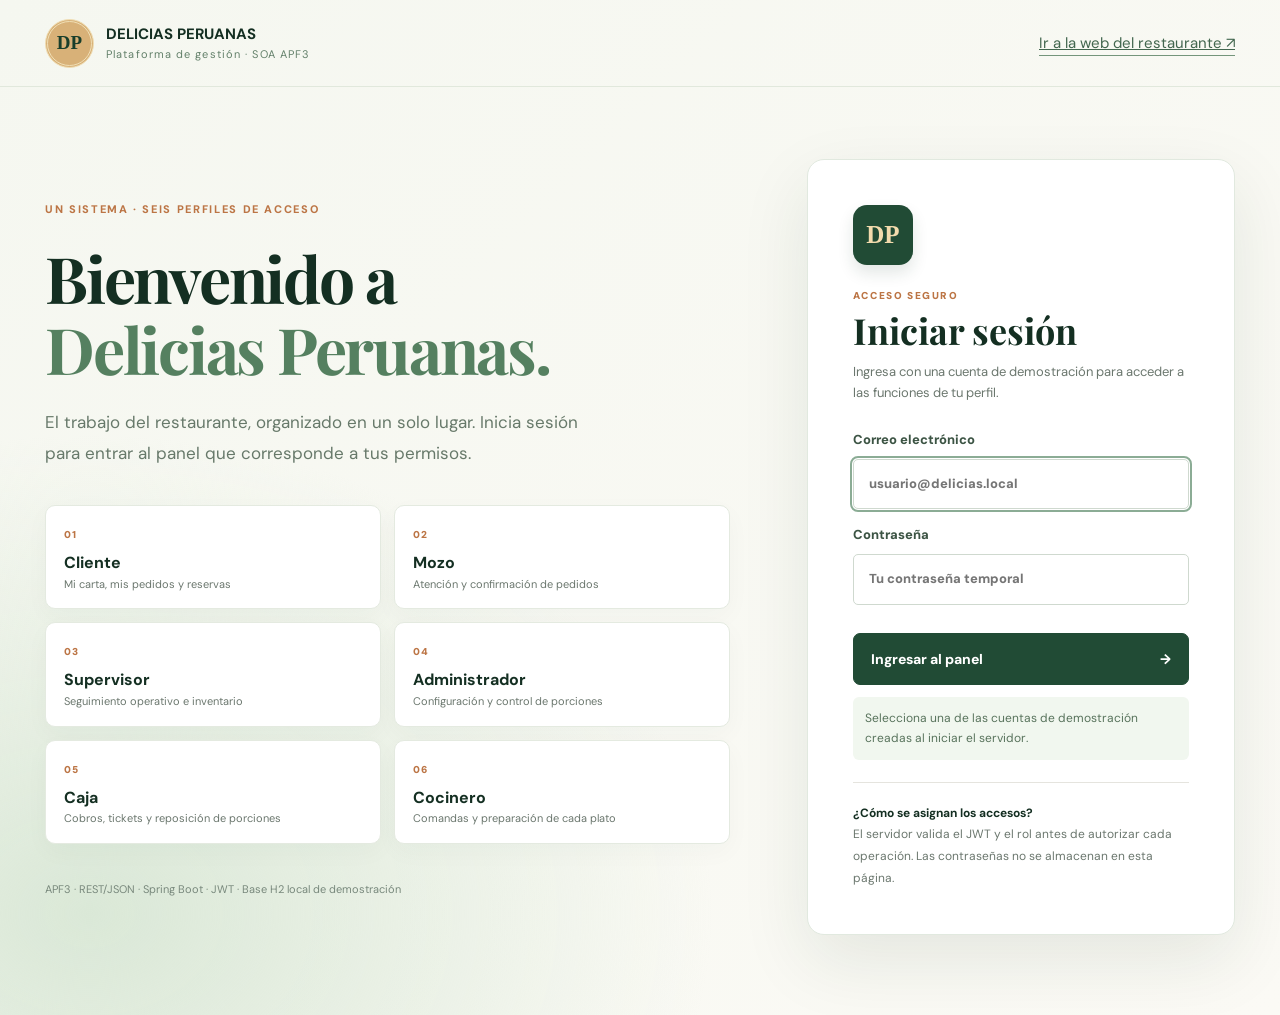
<file: backend/src/main/resources/static/soa-demo/index.html>
<!doctype html>
<html lang="es">
<head>
<meta charset="utf-8">
<meta name="viewport" content="width=device-width,initial-scale=1">
<meta name="description" content="Delicias Peruanas APF3 SOA: acceso y panel de servicios por roles">
<title>Delicias Peruanas | Gestión de servicios SOA</title>
<link rel="stylesheet" href="./demo.css">
<script src="./demo.js" defer></script>
<script src="./operaciones-extra.js" defer></script>
</head>
<body>
<div id="loginView" class="access-view">
  <header class="access-header">
    <div class="shell top-row">
      <div class="brand"><span class="mark">DP</span><span><strong>DELICIAS PERUANAS</strong><small>Plataforma de gestión · SOA APF3</small></span></div>
      <a href="/portal/index.html" class="portal-link">Ir a la web del restaurante ↗</a>
    </div>
  </header>
  <main class="access-layout shell">
    <div class="access-message">
      <span class="eyebrow">UN SISTEMA · SEIS PERFILES DE ACCESO</span>
      <h1>Bienvenido a<br><em>Delicias Peruanas.</em></h1>
      <p>El trabajo del restaurante, organizado en un solo lugar. Inicia sesión para entrar al panel que corresponde a tus permisos.</p>
      <div class="access-roles" aria-label="Perfiles del sistema">
        <div><span>01</span><strong>Cliente</strong><small>Mi carta, mis pedidos y reservas</small></div>
        <div><span>02</span><strong>Mozo</strong><small>Atención y confirmación de pedidos</small></div>
        <div><span>03</span><strong>Supervisor</strong><small>Seguimiento operativo e inventario</small></div>
        <div><span>04</span><strong>Administrador</strong><small>Configuración y control de porciones</small></div>
        <div><span>05</span><strong>Caja</strong><small>Cobros, tickets y reposición de porciones</small></div>
        <div><span>06</span><strong>Cocinero</strong><small>Comandas y preparación de cada plato</small></div>
      </div>
      <div class="access-footnote">APF3 · REST/JSON · Spring Boot · JWT · Base H2 local de demostración</div>
    </div>
    <section class="login-card" aria-labelledby="loginTitle">
      <span class="login-symbol" aria-hidden="true">DP</span>
      <span class="login-kicker">ACCESO SEGURO</span>
      <h2 id="loginTitle">Iniciar sesión</h2>
      <p class="login-desc">Ingresa con una cuenta de demostración para acceder a las funciones de tu perfil.</p>
      <form id="loginForm">
        <label for="correo">Correo electrónico
          <input id="correo" type="email" autocomplete="username" placeholder="usuario@delicias.local" required>
        </label>
        <label for="contrasena">Contraseña
          <input id="contrasena" type="password" autocomplete="current-password" placeholder="Tu contraseña temporal" required>
        </label>
        <button type="submit" class="primary full">Ingresar al panel <span aria-hidden="true">→</span></button>
      </form>
      <p id="loginMessage" class="login-feedback" role="status" aria-live="polite">Selecciona una de las cuentas de demostración creadas al iniciar el servidor.</p>
      <div class="login-hint"><strong>¿Cómo se asignan los accesos?</strong><br>El servidor valida el JWT y el rol antes de autorizar cada operación. Las contraseñas no se almacenan en esta página.</div>
    </section>
  </main>
</div>

<div id="appView" class="dashboard-view" hidden>
  <aside class="side" aria-label="Menú de servicios">
    <div class="side-brand"><span class="mark">DP</span><span><strong>DELICIAS PERUANAS</strong><small>PANEL DE GESTIÓN</small></span></div>
    <p class="side-heading">ESPACIO DE TRABAJO</p>
    <nav id="sideNav" class="side-menu">
      <button type="button" data-module="inicio" data-roles="CLIENTE,MOZO,CAJA,COCINERO,SUPERVISOR,ADMIN,OPERADOR"><span>▦</span> Resumen</button>
      <button type="button" data-module="menu" data-roles="ADMIN"><span>▤</span> Carta y productos</button>
      <button type="button" data-module="orders" data-roles="MOZO,CAJA,SUPERVISOR,ADMIN,OPERADOR"><span>▣</span> Pedidos</button>
      <button type="button" data-module="reservations" data-roles="CLIENTE,MOZO,CAJA,SUPERVISOR,ADMIN,OPERADOR"><span>▦</span> Reservas de mesas</button>
      <button type="button" data-module="stock" data-roles="MOZO,CAJA,SUPERVISOR,ADMIN,OPERADOR"><span>◈</span> Inventario</button>
      
      <button type="button" data-module="kitchen" data-roles="COCINERO,SUPERVISOR,ADMIN"><span>♨</span> Cocina · preparación</button>
      <button type="button" data-module="sales" data-roles="CAJA,SUPERVISOR,ADMIN"><span>▤</span> Caja y cobros</button>
      <button type="button" data-module="salesDaily" data-roles="CAJA,SUPERVISOR,ADMIN"><span>▦</span> Ventas del día</button>
      <button type="button" data-module="productsAdmin" data-roles="ADMIN"><span>✎</span> Productos · CRUD</button>
      <button type="button" data-module="categoriesAdmin" data-roles="ADMIN"><span>▧</span> Categorías · CRUD</button>
      <button type="button" data-module="usersAdmin" data-roles="ADMIN"><span>♙</span> Usuarios · CRUD</button>
      <button type="button" data-module="settings" data-roles="ADMIN"><span>⚙</span> Configuración</button>
      <button type="button" data-module="api" data-roles="SUPERVISOR,ADMIN"><span>{ }</span> Laboratorio REST</button>
    </nav>
    <div class="side-bottom"><span class="online-dot"></span><span>SOA APF3 · Modo de pruebas<br><small>Los cambios no afectan Aiven</small></span></div>
  </aside>
  <div class="dashboard-main">
    <header class="workspace-header">
      <div><span class="workspace-eyebrow">SISTEMA DE GESTIÓN GASTRONÓMICA</span><h2 id="workspaceTitle">Resumen</h2></div>
      <div class="workspace-user">
        <div class="user-info"><strong id="userName">Usuario</strong><span id="userMail"></span></div>
        <span id="userRole" class="role-pill">ROL</span>
        <button type="button" id="logout" class="outline logout-button">Salir</button>
      </div>
    </header>
    <main class="workspace-content">
      <div id="responseBar" class="response-banner" role="status" aria-live="polite">
        <span id="responseHeadline">Sesión segura iniciada.</span>
        <button type="button" id="viewJson" class="text-action">Ver respuesta JSON →</button>
      </div>

      <section id="module-inicio" class="view-module">
        <div class="welcome-band">
          <span class="eyebrow">BIENVENIDO A TU ESPACIO</span>
          <h1 id="welcomeTitle">Tu panel de trabajo</h1>
          <p id="welcomeDescription">Aquí encontrarás las operaciones autorizadas para tu rol.</p>
          <div class="welcome-label">🔒 Permisos administrados por JWT + Spring Security</div>
        </div>
        <div class="kpi-grid">
          <div class="kpi"><span>SERVICIOS INTEGRADOS</span><strong>06</strong><small>S01–S06 · REST</small></div>
          <div class="kpi"><span>PRODUCTOS DISPONIBLES</span><strong id="dashboardProductsCount">—</strong><small>Datos de Spring Boot</small></div>
          <div class="kpi"><span>MI PERFIL</span><strong id="dashboardRole">—</strong><small>Acceso según permisos</small></div>
        </div>
        <div class="panel" id="salesDashboard" data-roles="CAJA,SUPERVISOR,ADMIN">
          <div class="section-heading"><h3>Ventas registradas</h3><p>Indicadores de la API S06. Solo pagos confirmados; no se simulan ventas.</p></div>
          <div class="metric-strip"><div><small>Ventas registradas</small><strong id="salesCount">0</strong></div><div><small>Ventas de hoy</small><strong id="salesToday">S/ 0.00</strong></div><div><small>Total histórico</small><strong id="salesTotal">S/ 0.00</strong></div></div>
          <div id="salesChart" class="bar-chart" aria-label="Ventas por día">Aún no hay cobros para graficar.</div>
        </div>
        <div class="section-heading"><h3>Accesos disponibles</h3><p>Selecciona una opción para continuar.</p></div>
        <div id="quickActions" class="quick-grid"></div>
        <div data-roles="CLIENTE" class="ops-client-menu-link">
          <strong>¿Quieres ver los platos y bebidas?</strong>
          <p>La carta virtual es pública y muestra nombres, precios, fotos y productos actualmente disponibles.</p>
          <a href="/portal/index.html#carta" class="primary">Abrir carta virtual del restaurante ↗</a>
        </div>
        <div class="permissions-box"><strong>Control de seguridad</strong><p id="permissionsText">El menú de la izquierda muestra solo las operaciones de tu perfil.</p><p class="hint">La autorización real se comprueba en el backend. Ocultar un menú no sustituye a los permisos del servidor.</p></div>
      </section>

      <section id="module-menu" class="view-module" hidden>
        <div class="module-heading"><div><span class="eyebrow">SERVICIO S02 · CONSULTA PÚBLICA</span><h2>Carta y productos</h2><p>Consulta en tiempo real los platos y categorías del restaurante.</p></div><span class="module-label">REST · GET</span></div>
        <div class="panel">
          <button type="button" id="getCatalog" class="primary">Actualizar carta desde la API</button>
          <div class="metric-strip">
            <div><small>Productos</small><strong id="productsCount">—</strong></div>
            <div><small>Categorías</small><strong id="categoriesCount">—</strong></div>
          </div>
          <div id="productList" class="product-list">Consulta el catálogo para visualizar los productos.</div>
          <div class="ops-section-label"><strong>Carta, precios y stock</strong><span id="menuRefreshInfo">Datos de la API</span></div>
          <div class="ops-table-wrap"><table class="ops-table"><thead><tr><th>Plato / bebida</th><th>Precio</th><th>Porciones</th><th>Estado</th></tr></thead><tbody id="menuStockTable"><tr><td colspan="4">Consultando…</td></tr></tbody></table></div>
          <p class="hint">Las porciones se muestran al personal autorizado; el cliente puede consultar el catálogo sin acceder al inventario interno.</p>
        </div>
      </section>

      <section id="module-orders" class="view-module" hidden>
        <div class="module-heading"><div><span class="eyebrow">SERVICIO S03 · ORQUESTACIÓN CON S05</span><h2>Atención de mesas y pedidos para llevar</h2><p>Selecciona una mesa para consultar su comanda, o registra pedidos para llevar sin ocupar mesa. Un solo envío comunica el pedido a Cocina.</p></div><span class="module-label">REST · POST</span></div>
        <div class="panel order-card">
          <div class="two">
            <label>Modalidad<select id="orderType"><option value="MESA">En mesa</option><option value="LLEVAR">Para llevar · sin mesa</option></select></label>
            <label id="orderTableWrap">Mesa<select id="orderTable"><option value="">Cargando mesas…</option></select></label>
          </div>
          <div id="mesaCards" class="mesa-grid" aria-label="Estado de las mesas"></div>
          <div class="ops-section-label ops-operation-section"><strong id="orderWorkspaceTitle">Selecciona una mesa o la modalidad para llevar</strong><span id="orderWorkspaceHint">Las mesas ocupadas pueden abrir su comanda</span></div>
          <div id="selectedOrderDetails" class="ops-selected-order" hidden aria-live="polite"></div>
          <div id="orderEntry" class="ops-order-entry">
          <label>Buscar platillo o bebida<input type="search" id="orderProductSearch" placeholder="Ej.: Lomo Saltado, Sangría, Ceviche" autocomplete="off"></label>
          <label>Producto<select id="orderProduct"></select></label>
          <p id="orderAvailability" class="status">Selecciona un plato para comprobar sus porciones disponibles.</p>
          <label>Porciones<input id="orderQty" type="number" min="1" max="20" value="1"></label>
          <label>Observación para Cocina (opcional, por plato)
            <input id="orderObservation" maxlength="240" placeholder="Ej.: Bajo en sal · Sin cebolla · Poco picante" autocomplete="off">
          </label>
          <p class="hint">La observación se guarda con cada plato al enviar la orden o al agregar productos. Si Cocina todavía no lo ha marcado LISTO, el Mozo podrá corregirla o anular solamente ese plato.</p>
          <div class="buttons"><button type="button" id="addOrderLine" class="outline">+ Añadir plato a esta orden</button><button type="button" id="clearOrderLines" class="outline">Vaciar platos</button></div>
          <div id="orderLines" class="admin-list">Selecciona uno o varios platos. Si no agregas una línea, se usa el producto seleccionado.</div>
          <p class="ops-order-payment-note">Información de pago: POS puede aplicar recargo del 4% con redondeo hacia arriba a S/ 0.50 sobre el total de platos; el importe exacto debe informarse y aceptarse antes del cobro. Efectivo, Yape y Transferencia no llevan ese recargo en la demo.</p>
          <div class="buttons" id="newOrderActions"><button type="button" id="createOrder" class="primary">Enviar pedido a Cocina</button></div>
          <div class="buttons" id="addToExistingActions" hidden><button type="button" id="appendOrderItems" class="primary">+ Agregar platos a la orden abierta</button><button type="button" id="stopAddingItems" class="outline">Volver a la comanda</button></div>
          <p class="hint" id="orderFlowHelp">Añade uno o varios platos y pulsa «Enviar pedido a Cocina». El sistema registra y confirma la orden en una sola operación.</p>
          </div>
          <details id="advancedOrderTools" class="ops-technical-tools">
            <summary>Opciones técnicas APF3 · idempotencia y estados REST</summary>
            <p class="hint">Estos controles permiten demostrar HTTP 200 y el estado PENDIENTE de pedidos creados por otros clientes. No son necesarios para atender una mesa.</p>
            <label>Referencia de operación (Idempotency-Key)<input id="orderKey" type="text" readonly></label>
            <button type="button" id="newKey" class="outline">Nueva referencia</button>
            <label>ID del pedido<input type="number" id="orderId" min="1" placeholder="Se completa al seleccionar una comanda"></label>
            <div class="buttons"><button type="button" id="repeatOrder" class="outline">Repetir solicitud (HTTP 200)</button><button type="button" id="confirmOrder" class="outline" data-roles="MOZO,CAJA,SUPERVISOR,ADMIN,OPERADOR">Confirmar pendiente (API)</button><button type="button" id="cancelOrder" class="danger">Cancelar pendiente (API)</button></div>
          </details>
          <div class="ops-section-label"><strong>Órdenes en atención · mesas y llevar</strong><span id="ordersSyncStatus">Actualización automática cada 5 segundos</span></div>
          <div id="activeOrders" class="ops-order-grid" aria-live="polite">Consultando pedidos…</div>
          <p class="hint">Mozo es el único rol que marca un plato como ENTREGADO. Caja y Administración comparten la vista de pedidos, pero no pueden confirmar entregas. Cocina marca LISTO y Caja cobra.</p>
        </div>
      </section>

      <section id="module-reservations" class="view-module" hidden>
        <div class="module-heading"><div><span class="eyebrow">SERVICIO S04 · MESAS</span><h2>Reservas de mesas</h2><p>Registra reservas y prueba la detección de horarios superpuestos.</p></div><span class="module-label">REST · POST</span></div>
        <div class="panel">
          <form id="reserveForm">
            <label>Nombre del cliente<input id="reserveName" required value="Cliente de demostración"></label>
            <div class="two"><label>Fecha<input id="reserveDate" type="date" required></label><label>ID de mesa<input id="mesaId" type="number" min="1" value="1" required></label></div>
            <div class="three"><label>Inicio<input id="reserveStart" type="time" value="19:00" required></label><label>Fin<input id="reserveEnd" type="time" value="20:00" required></label><label>Personas<input id="reserveCount" type="number" min="1" max="20" value="2" required></label></div>
            <button type="submit" class="primary">Registrar reserva</button>
          </form>
          <p class="hint">El caso de solapamiento de horarios devuelve HTTP 409 desde el servidor.</p>
          <div id="reservationsStaffPanel" data-roles="MOZO,CAJA,SUPERVISOR,ADMIN,OPERADOR">
            <div class="ops-section-label"><strong>Mesas separadas · agenda de reservas</strong><span id="reservationSyncStatus">Actualización cada 5 segundos</span></div>
            <p class="hint">Las solicitudes pendientes están separadas para un horario específico. No se marcan como ocupadas hasta que se abra un pedido de mesa.</p>
            <div id="reservedCards" class="ops-reservation-grid" aria-live="polite">Consultando reservas…</div>
            <div class="ops-section-label"><strong>Historial y detalle de solicitudes</strong><span>ID, fecha, horas y estado</span></div>
            <div class="ops-table-wrap"><table class="ops-table"><thead><tr><th>ID reserva</th><th>Mesa</th><th>Cliente</th><th>Fecha</th><th>Horario</th><th>Personas</th><th>Estado</th><th>Acción</th></tr></thead><tbody id="reservationsTable"><tr><td colspan="8">Consultando reservas…</td></tr></tbody></table></div>
          </div>
        </div>
      </section>

      <section id="module-stock" class="view-module" hidden>
        <div class="module-heading"><div><span class="eyebrow">SERVICIO S05 · PORCIONES</span><h2>Inventario de platos</h2><p>Control de porciones preparadas, reservadas y vendidas.</p></div><span class="module-label">REST · GET/PUT</span></div>
        <div class="panel">
          <label>Seleccionar producto<select id="stockProduct"></select></label>
          <div class="buttons"><button type="button" id="getStock" class="primary">Consultar inventario</button></div>
          <section id="inventorySummary" class="inventory-summary" aria-label="Disponibilidad del plato" aria-live="polite" hidden>
            <div class="inventory-summary-head">
              <div><span class="eyebrow">EXISTENCIAS ACTUALES</span><h3 id="inventoryName">Plato seleccionado</h3></div>
              <strong id="inventoryBadge" class="inventory-badge">Consultando</strong>
            </div>
            <div class="inventory-metrics">
              <div class="inventory-metric"><span>Preparadas</span><strong id="inventoryPrepared">—</strong><small>Total producido</small></div>
              <div class="inventory-metric"><span>Reservadas</span><strong id="inventoryReserved">—</strong><small>Pedidos pendientes</small></div>
              <div class="inventory-metric"><span>Vendidas</span><strong id="inventorySold">—</strong><small>Pedidos confirmados</small></div>
              <div class="inventory-metric inventory-metric-available"><span>Disponibles</span><strong id="inventoryAvailable">—</strong><small>Para nuevos pedidos</small></div>
            </div>
            <div class="inventory-meter" role="img" id="inventoryMeterLabel" aria-label="Porciones disponibles">
              <span id="inventoryMeterFill" class="inventory-meter-fill"></span>
            </div>
            <p id="inventorySummaryNote" class="hint">El inventario indica porciones terminadas, no ingredientes.</p>
          </section>
          <p id="inventorySummaryError" class="inventory-inline-error" role="alert" hidden></p>
          <div class="control-divider" id="stockReplenishControls" data-roles="ADMIN,CAJA,SUPERVISOR">
             <strong>Reponer porciones de cocina</strong>
             <p>Agrega la nueva producción. Por ejemplo: +15 lomo saltado.</p>
             <label>Porciones nuevas<input type="number" id="stockReplenishQty" min="1" value="15"></label>
             <button type="button" id="replenishStock" class="primary">Agregar porciones</button>
          </div>
          <div id="stockAdminControls" data-roles="ADMIN">
            <div class="control-divider"><strong>Configuración administrativa</strong><p>Solo ADMIN puede modificar la cantidad total preparada.</p></div>
            <label>Total preparado<input type="number" id="prepared" min="0" max="10000" value="30"></label>
            <button type="button" id="setStock" class="outline">Actualizar porciones (ADMIN)</button>
          </div>
          <p class="hint">Inventario terminado por producto, no de ingredientes. Los pedidos pendientes reservan porciones; al confirmarse pasan a vendidas.</p>
          <div id="stockOutPanel" data-roles="ADMIN,CAJA,SUPERVISOR">
            <div class="control-divider"><strong>Salida de inventario con motivo</strong><p>Caja, Supervisor y Administrador. La salida siempre requiere motivo y no afecta porciones comprometidas.</p></div>
            <div class="two"><label>Cantidad<input id="stockOutQuantity" type="number" min="1" value="1"></label>
              <label>Comentario obligatorio<input id="stockOutReason" maxlength="500" placeholder="Ej.: merma o retiro de porciones"></label></div>
            <button type="button" id="stockOutSubmit" class="danger">Registrar salida justificada</button>
          </div>
          <div class="ops-section-label"><strong>Tabla de stock actual</strong><span>Sincronización automática</span></div>
          <div class="ops-table-wrap"><table class="ops-table"><thead><tr><th>Producto</th><th>Preparadas</th><th>Reservadas</th><th>En pedidos confirmados</th><th>Salidas manuales</th><th>Disponibles</th><th>Estado</th></tr></thead><tbody id="inventoryTable"><tr><td colspan="7">Consultando stock…</td></tr></tbody></table></div>
          <p class="hint">«En pedidos confirmados» son porciones comprometidas con órdenes, incluso sin pago. «Salidas manuales» son mermas o retiros registrados con motivo; solo se suman una vez y no equivalen a ventas cobradas. Las ventas realmente cobradas se consultan en «Ventas del día».</p>
          <div id="stockHistoryPanel" data-roles="ADMIN,CAJA,SUPERVISOR">
            <div class="ops-section-label"><strong>Historial de movimientos</strong><span>Entradas, salidas y ajustes auditados</span></div>
            <div class="ops-movement-filters" role="group" aria-label="Filtrar movimientos de inventario">
              <label>Fecha del movimiento
                <input type="date" id="stockMovementsDate" aria-label="Filtrar historial por fecha">
              </label>
              <label>Tipo de movimiento
                <select id="stockMovementsType" aria-label="Filtrar por tipo de movimiento">
                  <option value="TODOS">Todos los movimientos</option>
                  <option value="SALIDA">Solo salidas</option>
                  <option value="ENTRADA">Solo entradas</option>
                  <option value="AJUSTE">Solo ajustes</option>
                </select>
              </label>
              <button type="button" id="stockMovementsApply" class="primary">Consultar movimientos</button>
              <button type="button" id="stockMovementsClear" class="outline">Limpiar filtros</button>
            </div>
            <p class="hint" id="stockMovementsStatus" role="status" aria-live="polite">Mostrando los movimientos más recientes. Elige una fecha para consultar el historial de ese día.</p>
            <div class="ops-table-wrap"><table class="ops-table"><thead><tr><th>Fecha</th><th>Producto</th><th>Movimiento</th><th>Cantidad</th><th>Comentario</th><th>Usuario</th></tr></thead><tbody id="inventoryMovementsTable"><tr><td colspan="6">Sin movimientos registrados.</td></tr></tbody></table></div>
          </div>
        </div>
      </section>


      <section id="module-kitchen" class="view-module" hidden>
        <div class="module-heading"><div><span class="eyebrow">COCINA · PREPARACIÓN POR PLATO</span><h2>Órdenes en cocina</h2><p>El cocinero puede marcar cada plato LISTO; no accede al cobro.</p></div><span class="module-label">S03 · OPERACIÓN</span></div>
        <div class="panel"><button type="button" id="refreshKitchen" class="primary">Actualizar comandas</button>
          <div id="kitchenOrders" class="command-list">Consulta pedidos confirmados para empezar.</div>
          <p class="hint">Las horas de inicio, preparación y entrega permiten medir la demora. Las comandas cobradas desaparecen del listado activo, pero permanecen en el historial de ventas.</p>
        </div>
      </section>

      <section id="module-sales" class="view-module" hidden>
        <div class="module-heading"><div><span class="eyebrow">CAJA · S06 VENTAS</span><h2>Cobrar y emitir ticket</h2><p>El cobro requiere un pedido confirmado y todos sus platos listos.</p></div><span class="module-label">PEN · 4 MEDIOS</span></div>
        <div class="panel">
          <button type="button" id="refreshSalesOrders" class="outline">Ver pedidos pendientes de cobro</button>
          <div id="cashOrders" class="command-list"></div>
          <label>Pedido seleccionado para cobrar<input type="number" id="cashPedidoId" min="1" placeholder="Selecciona un pedido listo en la lista" readonly></label>
          <label>Medio de pago<select id="cashMethod"><option value="EFECTIVO">Efectivo</option><option value="YAPE">Yape</option><option value="POS">Tarjeta POS (+4% y redondeo)</option><option value="TRANSFERENCIA">Transferencia bancaria</option></select></label>
          <div id="cashQuote" class="ops-payment-quote" aria-live="polite">Selecciona un pedido para calcular el importe por medio de pago.</div>
          <label id="cashPosDisclosure" hidden class="ops-pos-consent"><input id="cashPosConsent" type="checkbox"> Informé al cliente del recargo POS del 4% y redondeo hacia arriba a S/ 0.50; el cliente aceptó el total mostrado.</label>
          <label id="cashRecibidoWrap">Monto recibido en efectivo (S/)<input type="number" id="cashRecibido" min="0.01" step="0.01" placeholder="Ejemplo: 50.00"></label>
          <label id="cashReferenceWrap" hidden>Referencia de Yape / voucher POS<input id="cashReference" maxlength="80" placeholder="Código de operación / voucher"></label>
          <div class="buttons"><button type="button" id="cashCharge" class="primary" disabled>Cobrar y generar ticket</button></div>
          <div class="ops-receipt-lookup"><label>Consultar un ticket ya cobrado (ID de pedido)<input type="number" id="cashReceiptId" min="1" placeholder="Ej.: 1"></label><button type="button" id="cashReprint" class="outline">Ver o reimprimir ticket pagado</button></div>
          <p class="hint">El ticket se abre en otra pestaña. Utiliza «Imprimir» y «Guardar como PDF». Es un comprobante interno académico, no una boleta tributaria.</p>
          <p class="hint">Yape, POS y Transferencia se registran manualmente; esta demo no procesa pagos bancarios. En POS, el recargo y el redondeo se muestran y aceptan ANTES de cobrar; el precio del plato no se modifica.</p>
          <div class="ops-section-label"><strong>Cuadre de caja y ventas por fecha</strong><span>Efectivo, Yape, POS y Transferencia por separado</span></div>
          <label>Fecha a consultar<input type="date" id="cashReportDate"></label>
          <button id="cashReportRefresh" class="outline" type="button">Consultar ventas del día</button>
          <div class="ops-summary-grid">
            <div><small>Venta del día</small><strong id="reportDailyTotal">S/ 0.00</strong></div>
            <div><small>Venta del mes</small><strong id="reportMonthlyTotal">S/ 0.00</strong></div>
            <div><small>Efectivo</small><strong id="reportCash">S/ 0.00</strong></div>
            <div><small>Yape</small><strong id="reportYape">S/ 0.00</strong></div>
            <div><small>POS</small><strong id="reportPos">S/ 0.00</strong></div>
            <div><small>Transferencia</small><strong id="reportTransfer">S/ 0.00</strong></div>
            <div><small>Recargos POS (incluidos en total)</small><strong id="reportPosFee">S/ 0.00</strong></div>
          </div>
          <div class="two ops-close-form">
            <label>Efectivo contado en la caja (S/)<input id="cashCounted" type="number" min="0" step="0.01" placeholder="Dinero contado"></label>
            <div><button id="cashCloseSave" class="primary" type="button">Guardar cuadre del día</button>
              <small id="cashDifference">El efectivo esperado no incluye Yape/POS ni fondo de apertura.</small></div>
          </div>
          <p id="cashCloseStatus" class="ops-status"></p>
          <div class="ops-section-label"><strong>Registro de operaciones cobradas</strong><span>Historial de tickets de la fecha</span></div>
          <div class="ops-table-wrap"><table class="ops-table"><thead><tr><th>Hora</th><th>Ticket</th><th>Pedido</th><th>Medio</th><th>Total</th></tr></thead><tbody id="salesHistoryTable"><tr><td colspan="5">Selecciona una fecha.</td></tr></tbody></table></div>
        </div>
      </section>


      <section id="module-salesDaily" class="view-module" hidden>
        <div class="module-heading"><div><span class="eyebrow">CAJA · S06 VENTAS REGISTRADAS</span><h2>Ventas del día · detalle por producto</h2><p>Registro real de productos en pedidos PAGADOS. Consulta la fecha para ver cantidad, precio guardado y subtotal; sin incluir órdenes todavía pendientes.</p></div><span class="module-label">REST · GET</span></div>
        <div class="panel">
          <div class="ops-daily-filter"><label>Seleccionar fecha<input id="dailySalesDate" type="date"></label>
            <button type="button" id="dailySalesRefresh" class="primary">Consultar ventas de la fecha</button>
            <span id="dailySalesUpdated" class="hint" role="status">Sin consulta aún.</span></div>
          <div class="ops-summary-grid">
            <div><small>Pedidos cobrados</small><strong id="dailySalesTickets">0</strong></div>
            <div><small>Unidades vendidas</small><strong id="dailySalesUnits">0</strong></div>
            <div><small>Subtotal de platos</small><strong id="dailySalesBase">S/ 0.00</strong></div>
            <div><small>Recargos POS</small><strong id="dailySalesPosFee">S/ 0.00</strong></div>
            <div><small>Ingreso total del día</small><strong id="dailySalesTotal">S/ 0.00</strong></div>
          </div>
          <div class="ops-section-label"><strong>Productos vendidos en la fecha</strong><span>Precios de la orden, no precios actuales de la carta</span></div>
          <div class="ops-table-wrap"><table class="ops-table"><thead>
            <tr><th>Producto</th><th>Cantidad vendida</th><th>Precio unitario (S/)</th><th>Subtotal (S/)</th></tr>
          </thead><tbody id="dailySalesTable"><tr><td colspan="4">Selecciona una fecha para consultar.</td></tr></tbody>
          <tfoot><tr><th colspan="3">Subtotal de platos</th><th id="dailySalesFooterBase">S/ 0.00</th></tr>
          <tr><th colspan="3">Recargos POS (se suman aparte)</th><th id="dailySalesFooterFee">S/ 0.00</th></tr>
          <tr class="ops-daily-final"><th colspan="3">TOTAL FINAL COBRADO</th><th id="dailySalesFooterTotal">S/ 0.00</th></tr></tfoot>
          </table></div>
          <p id="dailySalesCheck" class="hint" role="status">Se incluirán solo ventas cobradas. Los movimientos de salida de stock sin venta no se consideran ingresos.</p>
          <div class="ops-section-label"><strong>Distribución del total por medio de pago</strong><span>Los recargos POS ya están incluidos en POS y en total</span></div>
          <div class="ops-summary-grid">
            <div><small>Efectivo</small><strong id="dailySalesCash">S/ 0.00</strong></div>
            <div><small>Yape</small><strong id="dailySalesYape">S/ 0.00</strong></div>
            <div><small>POS</small><strong id="dailySalesPos">S/ 0.00</strong></div>
            <div><small>Transferencia</small><strong id="dailySalesTransfer">S/ 0.00</strong></div>
          </div>
        </div>
      </section>

      <section id="module-productsAdmin" class="view-module" hidden>
        <div class="module-heading"><div><span class="eyebrow">ADMINISTRACIÓN · S02</span><h2>Platos y bebidas (CRUD)</h2><p>Crear, consultar, modificar y desactivar o eliminar productos.</p></div><span class="module-label">ADMIN</span></div>
        <div class="panel">
          <label>Producto existente<select id="productManageSelect"><option value="">Nuevo producto</option></select></label>
          <div class="two"><label>Código<input id="productCode" maxlength="50" placeholder="DP-023"></label><label>Nombre<input id="productName" maxlength="150"></label></div>
          <label>Descripción<input id="productDescription" maxlength="255"></label>
          <div class="three"><label>Precio S/<input id="productPrice" type="number" min="0" step="0.01"></label><label>Categoría<select id="productCategory"></select></label><label>Disponible<select id="productAvailable"><option value="true">Sí</option><option value="false">No</option></select></label></div>
          <div class="ops-photo-editor">
            <div><label>Foto del plato o bebida (PNG/JPG, máximo 1.5 MB)<input type="file" id="productImageFile" accept="image/png,image/jpeg"></label>
              <p class="hint">Primero guarda el producto; después podrás subir su fotografía. La imagen queda guardada en la base de datos activa y aparece en la carta pública al actualizarla.</p>
              <button type="button" id="productImageUpload" class="outline">Guardar fotografía del producto</button>
            </div>
            <div id="productImagePreview" class="ops-photo-preview" role="img" aria-label="Fotografía del producto seleccionado">Sin imagen cargada</div>
          </div>
          <div class="buttons"><button type="button" id="productNew" class="outline">Nuevo</button><button type="button" id="productSave" class="primary">Guardar producto</button><button type="button" id="productDisable" class="danger">Desactivar</button><button type="button" id="productDelete" class="danger">Dar de baja del menú</button></div>
          <p class="hint">Dar de baja desactiva el producto sin borrar sus ventas ni su foto histórica. En el portal público se ocultarán los productos dados de baja; los nombres, precios e imágenes se consultan desde la API actualizada.</p>
          <div id="productAdminList" class="admin-list"></div>
        </div>
      </section>

      <section id="module-categoriesAdmin" class="view-module" hidden>
        <div class="module-heading"><div><span class="eyebrow">ADMINISTRACIÓN · S02</span><h2>Categorías</h2><p>Gestiona almuerzos, cenas y bebidas.</p></div><span class="module-label">ADMIN</span></div>
        <div class="panel">
          <label>Categoría<select id="categorySelect"><option value="">Nueva categoría</option></select></label>
          <div class="two"><label>Nombre<input id="categoryName"></label><label>Tipo<select id="categoryType"><option value="COMIDA">COMIDA</option><option value="BEBIDA">BEBIDA</option></select></label></div>
          <label>Descripción<input id="categoryDescription"></label>
          <div class="buttons"><button id="categoryNew" class="outline" type="button">Nueva</button><button id="categorySave" class="primary" type="button">Guardar</button><button id="categoryDelete" class="danger" type="button">Eliminar categoría vacía</button></div>
        </div>
      </section>

      <section id="module-usersAdmin" class="view-module" hidden>
        <div class="module-heading"><div><span class="eyebrow">ADMINISTRACIÓN · IDENTIDAD</span><h2>Usuarios y permisos</h2><p>Altas, cambios de rol y bajas lógicas. La contraseña nunca se muestra al consultar.</p></div><span class="module-label">SOLO ADMIN</span></div>
        <div class="panel">
          <button type="button" class="outline" id="usersRefresh">Actualizar usuarios</button>
          <label>Seleccionar usuario<select id="userSelect"><option value="">Nuevo usuario</option></select></label>
          <div class="two"><label>Nombre<input id="userNameInput"></label><label>Correo<input id="userEmailInput" type="email"></label></div>
          <div class="two"><label>Teléfono<input id="userPhoneInput"></label><label>Rol<select id="userRoleSelect"><option value="CLIENTE">CLIENTE</option><option value="MOZO">MOZO</option><option value="CAJA">CAJA</option><option value="COCINERO">COCINERO</option><option value="SUPERVISOR">SUPERVISOR</option><option value="ADMIN">ADMIN</option></select></label></div>
          <label>Contraseña solo para NUEVO usuario<input id="userPasswordInput" type="password" autocomplete="new-password" minlength="8"></label>
          <div class="buttons"><button type="button" id="userNew" class="outline">Nuevo</button><button type="button" id="userSave" class="primary">Guardar usuario</button><button type="button" id="userDisable" class="danger">Dar de baja</button><button type="button" id="userEnable" class="outline">Reactivar</button></div>
          <div id="usersList" class="admin-list"></div>
        </div>
      </section>

      <section id="module-settings" class="view-module" hidden>
        <div class="module-heading"><div><span class="eyebrow">ADMINISTRACIÓN · AJUSTES</span><h2>Configuración del local</h2><p>Nombre, número de contacto y ruta de logotipo.</p></div><span class="module-label">ADMIN</span></div>
        <div class="panel">
          <label>Nombre del restaurante<input id="settingName" maxlength="100"></label>
          <label>Teléfono<input id="settingPhone" maxlength="25"></label>
          <label>Ruta de logo (archivo local dentro de /portal/images/)<input id="settingLogo" placeholder="/portal/images/logo.png"></label>
          <div class="buttons"><button type="button" id="settingsSave" class="primary">Guardar configuración</button></div>
          <p class="hint">Para cambiar el logo, coloca primero la imagen en <code>backend/src/main/resources/static/portal/images/</code>. No existe carga automática de archivos en esta versión.</p>
          <div id="settingPreview" class="config-preview"></div>
        </div>
      </section>

      <section id="module-api" class="view-module" hidden>
        <div class="module-heading"><div><span class="eyebrow">EVIDENCIA TÉCNICA · SOA APF3</span><h2>Laboratorio REST</h2><p>Inspecciona las respuestas HTTP y JSON generadas por la aplicación.</p></div><span class="module-label">HTTP · JSON</span></div>
        <div class="panel panel-result">
          <div class="panel-title"><span class="service-id">API</span><div><h2>Última respuesta</h2><p>Prueba observable de integración</p></div></div>
          <div class="response-status" id="httpStatus" role="status">Sin solicitudes</div>
          <pre id="responseJson">Elige una operación del panel y consulta aquí la respuesta JSON.</pre>
          <button type="button" id="clearResponse" class="outline">Limpiar respuesta</button>
          <p class="hint">Los tokens y las contraseñas no se muestran en el laboratorio. Utiliza este apartado para evidencias reales.</p>
        </div>
      </section>
      <footer class="dashboard-footer">Delicias Peruanas · Ingeniería de Sistemas · APF3 SOA · Prototipo de demostración local</footer>
    </main>
  </div>
</div>
</body>
</html>
</file>
<file: backend/src/main/resources/static/soa-demo/demo.css>
@import url('https://fonts.googleapis.com/css2?family=DM+Sans:wght@400;500;600;700;800&family=Playfair+Display:wght@600;700&display=swap');
:root{--green:#214b35;--dark:#142f22;--accent:#bc7545;--light:#faf8f4;--line:#e5e4de;--muted:#6b776e}
*{box-sizing:border-box}body{margin:0;background:var(--light);color:var(--dark);font:15px/1.6 'DM Sans',Arial,sans-serif}button,input,select{font:inherit}button{cursor:pointer}a{color:inherit}.shell{width:min(1190px,calc(100% - 42px));margin:auto}.top{background:var(--dark);color:#fff}.top-row{min-height:86px;display:flex;justify-content:space-between;align-items:center;gap:25px}.top a{font-size:13px;text-decoration:none;border-bottom:1px solid #839b84}.brand{display:flex;align-items:center;gap:12px;line-height:1.15}.brand strong,.brand small{display:block}.brand small{color:#b8ceb9;font-size:11px;letter-spacing:.1em;margin-top:5px}.mark{display:grid;place-items:center;background:#d8b178;border:3px double #f0dfb5;color:#183e2b;border-radius:50%;width:49px;height:49px;font:700 19px Georgia,serif}.intro{display:flex;align-items:center;justify-content:space-between;gap:35px;padding:52px 0 36px}.eyebrow{font-size:11px;color:var(--accent);letter-spacing:.15em;text-transform:uppercase;font-weight:800}.intro h1{font:700 clamp(37px,4.5vw,57px)/1.13 'Playfair Display',Georgia,serif;margin:13px 0}.intro p{max-width:620px;color:#626f65;font-size:16px}.overview{background:white;border:1px solid var(--line);border-radius:11px;min-width:240px;max-width:300px;padding:25px 28px;box-shadow:0 15px 32px #1d2e2310}.overview span,.overview strong,.overview small{display:block}.overview span{font-size:11px;font-weight:800;color:var(--accent)}.overview strong{font-size:22px;margin:9px 0}.overview small{color:var(--muted);line-height:1.5}.step-track{background:var(--green);color:#fff;display:flex;align-items:center;justify-content:center;gap:13px;padding:14px;flex-wrap:wrap;border-radius:9px}.step-track span{font-weight:800;font-size:12px}.step-track b{color:#c1d6c7}.notice{display:flex;gap:20px;background:#fff9e9;color:#69522e;border-left:4px solid #d49b50;margin:27px 0 30px;padding:15px 19px;border-radius:5px;font-size:12px}.notice strong{white-space:nowrap}.layout{display:grid;grid-template-columns:repeat(2,minmax(0,1fr));gap:22px;align-items:start}.panel{background:#fff;border:1px solid var(--line);box-shadow:0 8px 27px rgba(16,40,22,.045);border-radius:11px;padding:26px;min-width:0}.panel-title{display:flex;gap:16px;align-items:center;margin-bottom:20px}.service-id{display:grid;place-items:center;background:#e5efe8;color:var(--green);font-size:13px;font-weight:900;border-radius:8px;min-width:51px;height:51px}.panel h2{font:700 24px/1.15 'Playfair Display',Georgia,serif;margin:0}.panel-title p{margin:3px 0 0;color:var(--muted);font-size:12px}label{display:block;font-size:12px;font-weight:800;color:#3c5444;margin:12px 0 6px}input,select{display:block;width:100%;padding:10px 12px;border:1px solid #cfd9cf;border-radius:5px;margin-top:5px;background:#fff;color:var(--dark)}input:focus,select:focus{outline:2px solid #8bac95;outline-offset:1px}.primary,.outline,.danger,.subtle{background:var(--green);color:white;border:1px solid var(--green);padding:10px 16px;border-radius:5px;font-size:12px;font-weight:800}.outline,.subtle{color:var(--green);background:white}.danger{background:#fff6f3;border-color:#bd5a4b;color:#a13e31}.subtle{margin-top:12px}.primary:hover{background:var(--dark)}button:disabled{opacity:.45;cursor:not-allowed}.buttons{display:flex;flex-wrap:wrap;gap:9px;margin:14px 0}.metric-strip{display:flex;gap:16px;margin:16px 0}.metric-strip>div{background:#f1f5f0;border-radius:7px;padding:13px 18px;flex:1}.metric-strip small,.metric-strip strong{display:block}.metric-strip small{color:var(--muted)}.metric-strip strong{font-size:24px;color:var(--green)}.product-list{max-height:180px;overflow:auto;border-top:1px solid var(--line);font-size:13px}.product-line{display:flex;justify-content:space-between;gap:12px;padding:8px 0;border-bottom:1px solid var(--line)}.product-line span{font-size:12px;color:#627066}.status{background:#e9f3eb;padding:10px 12px;border-radius:5px;margin-top:13px;font-size:12px;color:var(--green);font-weight:800}.two,.three{display:grid;gap:12px;grid-template-columns:repeat(2,minmax(0,1fr))}.three{grid-template-columns:repeat(3,minmax(0,1fr))}.hint{color:var(--muted);font-size:12px;line-height:1.65}.panel-result{background:#192e24;color:white}.panel-result .panel-title p{color:#b2c2b8}.panel-result .service-id{background:#3f5946;color:#fff}.response-status{font-weight:800;font-size:12px;background:#304b3c;padding:10px 12px;border-radius:5px}.response-status.ok{color:#bcebc1}.response-status.fail{color:#ffc0a9}.panel-result pre{white-space:pre-wrap;overflow-wrap:anywhere;overflow:auto;max-height:345px;min-height:120px;background:#0c1d14;padding:18px;border-radius:6px;color:#e4f3e9;font:12px/1.6 Consolas,Monaco,monospace}.panel-result .hint{color:#bbccbd}footer{padding:48px 0;text-align:center;font-size:12px;color:var(--muted)}@media(max-width:820px){.intro{display:block}.overview{max-width:100%;margin-top:20px}.layout{grid-template-columns:1fr}.notice{display:block}.notice strong{display:block;margin-bottom:4px}}@media(max-width:480px){.shell{width:calc(100% - 25px)}.top-row{min-height:74px}.top a{font-size:11px}.intro{padding:36px 0 22px}.panel{padding:19px}.three{grid-template-columns:1fr 1fr}.step-track{gap:8px}.step-track b{display:none}.buttons button{flex:1}}


/* APF3: pantalla de acceso y escritorio con permisos por rol */
[hidden]{display:none!important}
body{background:#f7f8f5}
.access-view{min-height:100vh;background:radial-gradient(ellipse at 7% 90%,#dae8d7 0,transparent 37%),linear-gradient(135deg,#f5f7f0,#fbfaf5)}
.access-header{background:transparent;color:var(--dark);border-bottom:1px solid #e1e8dc}
.access-header .brand small{color:#63806a}
.portal-link{color:#42664e!important;border-bottom:1px solid #74957b!important}
.access-layout{display:grid;grid-template-columns:minmax(0,1.2fr) minmax(340px,.75fr);align-items:center;gap:clamp(30px,6vw,100px);padding-top:clamp(48px,8vh,110px);padding-bottom:80px}
.access-message h1{font:700 clamp(42px,5vw,70px)/1.12 'Playfair Display',Georgia,serif;letter-spacing:-.035em;margin:22px 0}
.access-message h1 em{color:#558060;font-style:normal}
.access-message>p{max-width:560px;font-size:17px;color:#67796a;line-height:1.8}
.access-roles{display:grid;grid-template-columns:repeat(2,1fr);gap:13px;margin:37px 0}
.access-roles>div{background:#fff;border:1px solid #e4eae0;border-radius:10px;padding:15px 18px;box-shadow:0 8px 25px #214b3508}
.access-roles>div span{font-size:10px;font-weight:900;color:var(--accent);letter-spacing:.08em}
.access-roles>div strong,.access-roles>div small{display:block}
.access-roles>div strong{font-size:16px;margin:5px 0 0}
.access-roles>div small{font-size:11px;color:var(--muted)}
.access-footnote{font-size:11px;color:#78887c}
.login-card{background:#fff;border:1px solid #e1e9df;border-radius:17px;padding:clamp(27px,4vw,45px);box-shadow:0 26px 70px #16392418}
.login-symbol{display:grid;place-items:center;width:60px;height:60px;border-radius:14px;background:var(--green);color:#f3dbad;font:800 25px Georgia,serif;box-shadow:0 8px 16px #163a291f}
.login-kicker{display:block;font-size:10px;letter-spacing:.16em;font-weight:900;color:var(--accent);margin:23px 0 5px}
.login-card h2{font:700 36px/1.2 'Playfair Display',Georgia,serif;margin:0}
.login-desc{color:var(--muted);font-size:13px;margin:10px 0 26px}
.login-card label{font-size:13px;margin:16px 0}
.login-card input{padding:14px 15px;margin-top:8px}
.full{display:flex;justify-content:space-between;align-items:center;width:100%;margin-top:28px;padding:14px 17px;border-radius:7px;font-size:14px}
.login-feedback{font-size:12px;line-height:1.6;color:#58735c;background:#f1f7ef;padding:12px;border-radius:6px}
.login-feedback.error{background:#fff0ec;color:#9d4434}
.login-hint{border-top:1px solid var(--line);padding-top:20px;margin-top:22px;font-size:12px;line-height:1.8;color:var(--muted)}
.login-hint strong{color:var(--dark)}
.dashboard-view{display:grid;grid-template-columns:258px minmax(0,1fr);min-height:100vh}
.side{display:flex;flex-direction:column;min-height:100vh;background:#173b29;color:#e4f0e4;padding:30px 15px;position:sticky;top:0;height:100vh}
.side-brand{display:flex;align-items:center;gap:11px;padding:0 8px 33px;border-bottom:1px solid #ffffff24}
.side-brand strong{font-size:12px;letter-spacing:.025em;display:block}
.side-brand small{font-size:10px;color:#b6ccbb;display:block}
.side .mark{width:44px;height:44px;flex:none}
.side-heading{font-size:10px;color:#afc7b3;font-weight:800;letter-spacing:.13em;margin:31px 14px 12px}
.side-menu{display:flex;flex-direction:column;gap:6px}
.side-menu button{display:flex;align-items:center;gap:12px;text-align:left;width:100%;font-size:13px;font-weight:700;border:0;border-radius:7px;background:transparent;color:#cbdcd0;padding:13px 15px;transition:.16s}
.side-menu button span{font-size:18px;display:inline-block;min-width:23px;color:#a7c5aa}
.side-menu button:hover{background:#ffffff16}
.side-menu button.active{background:#d9eadb;color:#234933}
.side-menu button.active span{color:#234933}
.side-bottom{margin-top:auto;padding:15px 9px;display:flex;gap:10px;align-items:flex-start;border-top:1px solid #ffffff28;color:#d2dfd1;font-size:11px}
.side-bottom small{color:#9bbb9e}
.online-dot{width:8px;height:8px;flex:none;border-radius:50%;background:#a9dc9f;margin-top:5px;box-shadow:0 0 0 3px #4f7c54}
.dashboard-main{min-width:0}
.workspace-header{background:#fff;border-bottom:1px solid #e2e8e1;display:flex;align-items:center;justify-content:space-between;gap:20px;padding:21px clamp(20px,3vw,46px)}
.workspace-header h2{margin:1px 0;font:700 25px 'Playfair Display',Georgia,serif}
.workspace-eyebrow{font-size:10px;letter-spacing:.12em;color:#829083;font-weight:900}
.workspace-user{display:flex;align-items:center;gap:16px}
.user-info{text-align:right;font-size:12px;line-height:1.4}
.user-info strong,.user-info span{display:block}
.user-info span{font-size:10px;color:var(--muted)}
.role-pill{font-size:10px;font-weight:900;color:#325f3d;background:#e4f1e6;padding:9px 11px;border-radius:99px}
.logout-button{padding:9px 13px}
.workspace-content{max-width:1300px;margin:auto;padding:26px clamp(20px,3vw,45px)}
.response-banner{display:flex;align-items:center;justify-content:space-between;gap:15px;border:1px solid #dfebdd;background:#eff7ed;color:#2b6339;border-radius:9px;padding:13px 18px;font-size:12px;font-weight:700;margin-bottom:25px}
.response-banner.failure{background:#fff1ee;border-color:#f4d8d2;color:#a34333}
.text-action{border:0;background:transparent;color:inherit;font-size:12px;text-decoration:underline;font-weight:900;padding:0;white-space:nowrap}
.welcome-band{position:relative;overflow:hidden;background:linear-gradient(110deg,#1c4630,#3d7352);color:white;border-radius:13px;padding:37px clamp(23px,4vw,43px);min-height:225px}
.welcome-band:after{content:'DP';position:absolute;right:-12px;bottom:-62px;color:#ffffff10;font:900 215px Georgia,serif;pointer-events:none}
.welcome-band .eyebrow{color:#e4c79b}
.welcome-band h1{position:relative;z-index:1;font:700 clamp(30px,3vw,43px)/1.2 'Playfair Display',Georgia,serif;margin:11px 0}
.welcome-band p{position:relative;z-index:1;color:#d7e5d8;max-width:560px;margin:0}
.welcome-label{display:inline-block;margin-top:22px;border:1px solid #ffffff44;color:#deeddb;border-radius:99px;padding:7px 12px;font-size:11px}
.kpi-grid{display:grid;grid-template-columns:repeat(3,minmax(0,1fr));gap:15px;margin:23px 0 29px}
.kpi{background:white;border:1px solid var(--line);border-radius:10px;padding:22px}
.kpi>span,.kpi>strong,.kpi>small{display:block}
.kpi>span{font-size:10px;font-weight:900;color:#7b907e;letter-spacing:.08em}
.kpi>strong{font:800 28px 'DM Sans',Arial,sans-serif;color:var(--green);margin:6px 0}
.kpi>small{font-size:11px;color:var(--muted)}
.section-heading h3{font:700 25px 'Playfair Display',Georgia,serif;margin:0}
.section-heading p{color:var(--muted);margin:3px 0 15px;font-size:13px}
.quick-grid{display:grid;grid-template-columns:repeat(2,minmax(0,1fr));gap:14px}
.quick-card{display:flex;flex-direction:column;gap:7px;text-align:left;background:white;border:1px solid #dfe7de;border-radius:10px;padding:20px;color:var(--dark)}
.quick-card:hover{border-color:#7fa98a;background:#f7fbf6}
.quick-card span{font-size:11px;font-weight:900;color:#b27b4f}
.quick-card strong{font-size:17px}
.quick-card small{font-size:12px;color:var(--muted)}
.quick-card .arrow{align-self:flex-end;font-weight:900;color:var(--green)}
.permissions-box{margin:27px 0;border-radius:9px;background:#fff;border:1px solid var(--line);padding:21px}
.permissions-box strong{font-size:14px}
.permissions-box p{font-size:13px;margin:6px 0}
.module-heading{display:flex;justify-content:space-between;align-items:center;gap:20px;margin:8px 0 24px}
.module-heading h2{font:700 34px 'Playfair Display',Georgia,serif;margin:5px 0}
.module-heading p{font-size:14px;color:var(--muted);margin:0}
.module-label{border-radius:99px;background:#e8f0e6;color:#3b7650;font-size:11px;font-weight:900;padding:8px 13px;white-space:nowrap}
.view-module>.panel{max-width:940px}
.order-card label{max-width:620px}
.control-divider{margin:28px 0 12px;border-top:1px solid var(--line);padding-top:19px}
.control-divider p{font-size:12px;color:var(--muted);margin:4px 0}
.dashboard-footer{padding:38px 0 10px;text-align:center;color:#89948b;font-size:11px}
@media(max-width:1050px){.dashboard-view{grid-template-columns:220px minmax(0,1fr)}.side-brand strong{font-size:10px}.side-menu button{font-size:12px}.access-layout{gap:32px}}
@media(max-width:800px){.access-layout{grid-template-columns:1fr;padding-top:35px}.access-message h1{font-size:46px}.login-card{max-width:510px}.dashboard-view{display:block}.side{position:relative;min-height:0;height:auto;padding:15px}.side-brand{padding:0 4px 13px}.side-heading,.side-bottom{display:none}.side-menu{flex-direction:row;overflow-x:auto;padding-top:14px}.side-menu button{width:auto;flex:none;padding:9px 11px}.workspace-header{padding:15px 20px}.workspace-content{padding:20px}.user-info{display:none}}
@media(max-width:520px){.access-roles,.quick-grid,.kpi-grid{grid-template-columns:1fr}.access-message h1{font-size:39px}.login-card{padding:24px}.workspace-user{gap:8px}.workspace-header h2{font-size:21px}.workspace-eyebrow{font-size:8px}.module-heading{align-items:flex-start}.module-heading h2{font-size:27px}.module-label{display:none}.response-banner{align-items:start;flex-direction:column}.panel{padding:18px}}


/* Operaciones de sala, cocina y caja */
.mesa-grid{display:grid;grid-template-columns:repeat(auto-fill,minmax(120px,1fr));gap:9px;margin:17px 0}
.mesa-button{display:flex;flex-direction:column;gap:6px;align-items:start;min-height:74px;padding:13px;border:1px solid #bedac3;border-radius:9px;background:#f3faf3;color:#245634;text-align:left}
.mesa-button.ocupada{border-color:#f0ddd7;background:#fff4ef;color:#a86648}
.mesa-button:disabled{opacity:.77;cursor:not-allowed}
.mesa-button strong{font-size:14px}.mesa-button small{font-size:11px;text-transform:uppercase;letter-spacing:.08em}
.command-list{display:grid;grid-template-columns:repeat(auto-fit,minmax(260px,1fr));gap:14px;margin-top:20px;color:#536456}
.command-card{border:1px solid #e0e8df;border-radius:10px;background:#fdfefd;padding:18px}
.command-heading{display:flex;justify-content:space-between;gap:13px;align-items:center;color:var(--dark)}
.order-status{font-size:10px;font-weight:900;padding:5px 8px;background:#e9f2eb;color:#306441;border-radius:5px}
.command-items{list-style:none;padding:0;margin:15px 0 0}
.command-items li{display:flex;align-items:center;justify-content:space-between;gap:12px;padding:10px 0;border-top:1px solid var(--line);font-size:12px}
.command-items button{padding:6px 8px;min-width:90px;flex:none}
.cash-row{display:flex;align-items:center;justify-content:space-between;gap:15px;border-bottom:1px solid #e5eae5;padding:10px 0}
.cash-row span{font-size:12px;color:#455e49}.cash-row button{min-width:95px}
.admin-list{max-height:320px;overflow-y:auto;margin-top:20px}
.bar-chart{display:flex;justify-content:space-around;align-items:end;min-height:195px;gap:12px;border-top:1px solid var(--line);padding:20px 6px 8px}
.bar-group{height:180px;display:flex;flex-direction:column;align-items:center;justify-content:flex-end;gap:5px;flex:1;min-width:35px}
.bar-group b{font-size:10px;color:#396e49;white-space:nowrap}
.bar-group small{font-size:10px;color:var(--muted)}
.bar{width:min(65%,70px);min-height:4px;background:linear-gradient(180deg,#73ad83,#214b35);border-radius:6px 6px 2px 2px}
.config-preview{font-size:16px;color:var(--green);margin-top:18px;padding:17px;background:#f4f9f3;border:1px solid #dce9d9;border-radius:7px}
#module-stock .control-divider{margin-top:26px}
#module-sales .panel label{max-width:450px}
#module-usersAdmin .panel,#module-productsAdmin .panel{max-width:1000px}
#module-usersAdmin input:disabled{background:#eff1ef;color:#66756a}
@media(max-width:650px){.mesa-grid{grid-template-columns:repeat(2,1fr)}.cash-row{flex-direction:column;align-items:start}.command-list{grid-template-columns:1fr}.bar-chart{overflow-x:auto;justify-content:flex-start}.bar-group{min-width:70px}}

/* Inventario S05: cantidades visibles para el personal autorizado */
.inventory-summary{margin:18px 0 6px;padding:22px;border:1px solid #d9e7db;background:#f8fcf8;border-radius:13px}
.inventory-summary-head{display:flex;align-items:center;justify-content:space-between;gap:15px;margin-bottom:18px}
.inventory-summary-head h3{font:700 22px/1.2 Georgia,serif;color:#163d2b;margin:7px 0 0}
.inventory-badge{padding:7px 13px;border-radius:30px;font-size:12px;white-space:nowrap}
.inventory-badge.is-available{background:#dceede;color:#1e6c41}
.inventory-badge.is-unavailable{background:#fff0e7;color:#974a30}
.inventory-metrics{display:grid;grid-template-columns:repeat(4,minmax(0,1fr));gap:12px}
.inventory-metric{display:flex;flex-direction:column;gap:6px;background:white;padding:16px 13px;border:1px solid #e3ebe4;border-radius:10px}
.inventory-metric span{font-size:12px;font-weight:700;color:#526456}
.inventory-metric strong{font-size:30px;line-height:1.1;color:#264434;font-variant-numeric:tabular-nums}
.inventory-metric small{font-size:10px;color:#64736a;line-height:1.4}
.inventory-metric-available{border-color:#b9dfc2;background:#e9f6ec}
.inventory-metric-available strong{color:#1b6a3a}
.inventory-meter{height:9px;overflow:hidden;background:#dfeae0;border-radius:20px;margin-top:18px}
.inventory-meter-fill{display:block;height:100%;background:#2e8851;transition:width .2s ease}
.inventory-inline-error{padding:12px 16px;border-radius:8px;border:1px solid #f1cac2;background:#fff4f0;color:#9a321c;margin-top:14px}
@media(max-width:700px){.inventory-metrics{grid-template-columns:repeat(2,minmax(0,1fr))}.inventory-summary-head{align-items:start;flex-direction:column}}

/* Operación de sala con consulta REST sincronizada (APF3) */
.ops-section-label{display:flex;align-items:center;justify-content:space-between;gap:15px;flex-wrap:wrap;margin:30px 0 13px;padding-top:18px;border-top:1px solid #e4ece5}
.ops-section-label strong{font-size:15px;color:#1d5035}
.ops-section-label span{font-size:11px;color:#607767}
.ops-table-wrap{width:100%;overflow-x:auto;border:1px solid #dfe9e0;border-radius:10px;margin:7px 0 15px;background:#fff}
.ops-table{border-collapse:collapse;width:100%;min-width:640px;font-size:12px;color:#33483a}
.ops-table th{background:#eaf3eb;text-align:left;font-size:11px;letter-spacing:.04em;color:#28513b;font-weight:800;padding:13px}
.ops-table td{padding:12px 13px;border-top:1px solid #e8ede8;vertical-align:middle}
.ops-table tr:nth-child(even) td{background:#fbfdfb}
.ops-table .ops-empty{text-align:center;color:#718074;padding:23px}
.ops-table button{font-size:11px;padding:6px 9px;min-width:0}
.ops-badge{font-size:10px;letter-spacing:.025em;font-weight:800;border-radius:7px;padding:5px 8px;display:inline-flex;align-items:center}
.ops-badge.good{background:#e0f2e3;color:#28633b}
.ops-badge.waiting{background:#fff4db;color:#906625}
.ops-badge.bad{background:#fde9e4;color:#9b453b}
.ops-order-grid{display:grid;grid-template-columns:repeat(auto-fit,minmax(290px,1fr));gap:14px}
.ops-order-card{padding:17px;border-radius:12px;background:white;border:1px solid #dce8de;box-shadow:0 6px 18px rgba(30,70,44,.04)}
.ops-order-head{display:flex;gap:10px;justify-content:space-between;align-items:center;margin-bottom:4px}
.ops-order-head strong{font-size:14px;color:#184a33}
.ops-order-sub{color:#718074;font-size:12px;margin:4px 0 10px}
.ops-order-lines{border-top:1px solid #e8ece7;padding-top:7px}
.ops-order-line{display:grid;grid-template-columns:minmax(90px,1fr) auto;align-items:center;gap:8px;border-bottom:1px solid #eff0ed;padding:8px 0}
.ops-order-line>span:first-child{font-size:12px;color:#3c5744}
.ops-order-line .ops-age{color:#819080;grid-column:1}
.ops-order-line button{grid-column:2;grid-row:2;padding:6px 9px;font-size:11px}
.ops-order-actions{margin-top:14px;gap:7px;flex-wrap:wrap}
.ops-order-actions button{padding:9px 12px;min-width:0;font-size:11px}
.ops-age{white-space:nowrap;font-size:11px;color:#607866}
.ops-cocina-line{display:grid!important;grid-template-columns:minmax(150px,1fr) auto;gap:8px!important}
.ops-cocina-line .ops-age{font-size:11px}
.ops-cocina-line button{grid-column:1/-1;justify-self:start}
.ops-summary-grid{display:grid;grid-template-columns:repeat(5,minmax(0,1fr));gap:10px;margin:17px 0}
.ops-summary-grid>div{display:flex;flex-direction:column;gap:8px;background:#f3f9f4;border:1px solid #dae9dc;border-radius:9px;padding:14px}
.ops-summary-grid small{color:#65796b;font-size:10px;letter-spacing:.04em}
.ops-summary-grid strong{font-size:18px;color:#1c5037;line-height:1.4}
.ops-close-form{align-items:end;margin:20px 0 0}
.ops-close-form>div{display:flex;flex-direction:column;gap:12px;justify-content:end}
.ops-close-form small{font-size:11px;line-height:1.5;color:#627364}
.ops-status{font-size:12px;color:#3c6a4f}
@media(max-width:900px){.ops-summary-grid{grid-template-columns:repeat(3,minmax(0,1fr))}}
@media(max-width:560px){.ops-summary-grid{grid-template-columns:repeat(2,minmax(0,1fr))}.ops-order-grid{grid-template-columns:1fr}.ops-order-card{padding:12px}.ops-section-label{align-items:start;flex-direction:column}}

/* Sala, comandas seleccionadas y agenda de reservas — Delicias Peruanas APF3 */
.mesa-button{cursor:pointer;transition:box-shadow .15s ease,transform .15s ease}
.mesa-button:hover{transform:translateY(-1px);box-shadow:0 6px 16px rgba(34,72,42,.12)}
.mesa-button.seleccionada{outline:3px solid #2b7450;outline-offset:1px}
.mesa-button.ocupada{border-color:#eac4ba;background:#fdf0e9;color:#9b5939}
.mesa-button .mesa-reserva-detalle{font-size:10px;line-height:1.4;letter-spacing:0;text-transform:none;color:#895c32;font-weight:800;border-top:1px solid #ebddcf;padding-top:5px;margin-top:4px}
.ops-operation-section{margin:25px 0 13px!important}
.ops-order-entry{padding:20px;border:1px solid #dce8dd;border-radius:12px;background:#fbfdfb;margin:12px 0}
.ops-order-entry[hidden],.ops-selected-order[hidden],#newOrderActions[hidden],#addToExistingActions[hidden]{display:none!important}
.ops-selected-order{border:1px solid #c9dfcf;background:#fff;border-radius:14px;padding:21px;margin:15px 0;box-shadow:0 12px 35px rgba(34,76,45,.06)}
.ops-focus-head{display:flex;justify-content:space-between;align-items:start;gap:15px;padding-bottom:13px;border-bottom:1px solid #e1eae2}
.ops-focus-title h3{font:700 27px Georgia,serif;color:#183c29;margin:0 0 5px}
.ops-focus-title small{font-size:11px;color:#677e6d;line-height:1.6}
.ops-focused-lines{display:flex;flex-direction:column}
.ops-focused-line{display:grid;grid-template-columns:minmax(140px,1fr) auto auto;align-items:center;gap:14px;padding:15px 0;border-bottom:1px solid #edf0ed}
.ops-focused-description{display:flex;flex-direction:column;gap:7px;font-size:13px}
.ops-focused-description strong{color:#1a3d2e}
.ops-focused-description small{color:#697b70;font-size:11px}
.ops-focused-line button{font-size:11px;padding:8px 11px;grid-column:1/-1;justify-self:end;min-width:0}
.ops-focus-total{display:flex;justify-content:space-between;align-items:center;gap:10px;margin:20px 0 15px;padding:18px 16px;border-radius:10px;background:#eff7ee}
.ops-focus-total span{font-size:11px;letter-spacing:.08em;color:#42684d;font-weight:800}
.ops-focus-total strong{font:700 27px Georgia,serif;color:#185137}
.ops-focus-actions{display:flex;flex-wrap:wrap;gap:9px}
.ops-focus-actions button{min-width:0;padding:10px 14px;font-size:12px}
.ops-focus-note{font-size:11px;color:#66806c;margin:14px 0 0}
.ops-technical-tools{margin:17px 0;border:1px dashed #cbdacb;border-radius:10px;padding:12px 16px;background:#f8faf6}
.ops-technical-tools summary{font-size:12px;font-weight:800;color:#57695b;cursor:pointer}
.ops-technical-tools[open]>label{display:block;margin:12px 0}
.ops-technical-tools[open]>.buttons{display:flex;flex-wrap:wrap;gap:7px;margin:15px 0}
.ops-reservation-grid{display:grid;grid-template-columns:repeat(auto-fit,minmax(280px,1fr));gap:15px;margin:16px 0}
.ops-reservation-card{border:1px solid #d6e4d6;border-radius:12px;padding:19px;background:linear-gradient(135deg,#fff,#f5fbf5);box-shadow:0 6px 18px rgba(37,70,40,.05)}
.ops-reservation-header{display:flex;align-items:start;justify-content:space-between;gap:10px;margin-bottom:18px}
.ops-reservation-id{font-size:10px;color:#be7140;letter-spacing:.12em;font-weight:900}
.ops-reservation-header h3{font:700 26px Georgia,serif;color:#204a34;margin:5px 0 0}
.ops-reservation-data{display:flex;flex-direction:column;gap:11px;font-size:12px;color:#385341}
.ops-reservation-data span{line-height:1.4}
.ops-reservation-note{font-size:11px;color:#7c654b;margin:16px 0}
.ops-reservation-card button{font-size:11px;padding:8px 11px;min-width:0}
@media(max-width:650px){.ops-order-entry,.ops-selected-order{padding:14px}.ops-focused-line{grid-template-columns:1fr auto;gap:6px}.ops-focused-line .ops-age{grid-column:1/-1}.ops-focused-line button{grid-column:1/-1}.ops-reservation-grid{grid-template-columns:1fr}}

/* Vista previa del cobro y fotografías cargadas por Administración */
.ops-payment-quote{background:#f1f8f2;border:1px solid #cfe5d3;border-radius:11px;padding:15px 17px;margin:15px 0;font-size:12px;color:#234832}
.ops-payment-row{display:flex;justify-content:space-between;align-items:center;gap:15px;padding:7px 0;border-bottom:1px solid #deeadf}
.ops-payment-row strong{font-size:14px;color:#174532}
.ops-payment-total{border-bottom:0;border-top:2px solid #cde0cd;padding-top:13px;margin-top:7px}
.ops-payment-total strong{font-size:22px}
.ops-payment-quote small{display:block;color:#8c532a;font-weight:600;line-height:1.5;margin-top:8px}
.ops-pos-consent{display:flex!important;gap:9px;align-items:start;background:#fff5df;border:1px solid #e7c68c;padding:13px;border-radius:8px;color:#6b481f;font-size:12px;line-height:1.6}
.ops-pos-consent[hidden]{display:none!important}
.ops-pos-consent input[type=checkbox]{width:17px;height:17px;flex-shrink:0;margin-top:1px}
.ops-photo-editor{display:grid;grid-template-columns:minmax(0,1.3fr) minmax(160px,.7fr);gap:16px;padding:15px 0;margin:10px 0;border-top:1px solid #dae8d9;border-bottom:1px solid #dae8d9}
.ops-photo-editor input[type=file]{font-size:12px;background:#fff;width:100%;padding:10px;border:1px solid #d5e0d4;border-radius:7px}
.ops-photo-preview{width:100%;min-height:170px;max-height:260px;border:1px dashed #b8ceb9;border-radius:9px;display:flex;align-items:center;justify-content:center;text-align:center;color:#6c7b70;font-size:12px;background:#f1f6ee;overflow:hidden;padding:9px}
.ops-photo-preview img{width:100%;height:230px;object-fit:cover;border-radius:7px}
@media(max-width:660px){.ops-photo-editor{grid-template-columns:1fr}}

/* APF3 — ventas por producto y cobro sin saldo obsoleto */
.ops-daily-filter{display:flex;gap:14px;flex-wrap:wrap;align-items:end;padding:8px 0 19px}
.ops-daily-filter label{min-width:230px;max-width:340px;flex:1}
.ops-daily-filter button{min-height:44px}
.ops-daily-filter .hint{margin-left:auto;padding-bottom:8px}
.ops-daily-final{background:#e3f0e5;color:#18432c;font-weight:900}
.ops-daily-final th{border-top:2px solid #a9c9b1!important;font-size:14px}
.ops-receipt-lookup{margin:22px 0 10px;padding:14px 17px;border:1px dashed #c8d9c8;border-radius:10px;background:#fafcf9;display:flex;gap:10px;flex-wrap:wrap;align-items:end}
.ops-receipt-lookup label{min-width:220px;max-width:420px;flex:1}
.ops-receipt-lookup button{min-height:44px}
#cashCharge:disabled{opacity:.52;cursor:not-allowed}
@media(max-width:660px){.ops-daily-filter,.ops-receipt-lookup{flex-direction:column;align-items:stretch}.ops-daily-filter label,.ops-receipt-lookup label{max-width:none;width:100%}}

/* Operación por plato: observaciones de preparación y cancelación auditada */
.ops-observation-editor{grid-column:1/-1;width:100%;margin-top:7px;padding:12px 14px;border-radius:10px;background:#f7faf5;border:1px solid #d9e6d6}
.ops-observation-editor label{display:block;font-size:12px;font-weight:600;color:#315440;margin-bottom:10px}
.ops-observation-input{width:100%;display:block;margin:6px 0 0;padding:10px 12px;border-radius:8px;border:1px solid #c6d7c4;color:#193d2c;background:#fff}
.ops-plate-actions{display:flex;gap:9px;flex-wrap:wrap;align-items:center}
.ops-plate-actions button{font-size:12px;padding:8px 11px}
.ops-line-observation{font-size:12px;line-height:1.6;font-weight:700;color:#8b5421;background:#fff2db;border:1px solid #f1d4a5;border-radius:7px;padding:7px 10px;margin-top:8px}
.ops-line-cancelled{font-size:11px;line-height:1.5;color:#a73c31;background:#fff0ee;border:1px solid #f0c7bf;border-radius:7px;padding:6px 9px;margin-top:6px}
.ops-kitchen-observation{display:block;color:#9a4f11;background:#fff1dc;padding:7px 8px;border-radius:6px;margin-top:7px;font-size:13px}

/* Historial de inventario: filtros auditables por fecha y tipo */
.ops-movement-filters{display:flex;gap:12px;align-items:end;flex-wrap:wrap;margin:12px 0 10px}
.ops-movement-filters label{display:flex;flex-direction:column;gap:6px;flex:1;min-width:190px;max-width:310px;font-weight:600;font-size:12px}
.ops-movement-filters input,.ops-movement-filters select{min-height:43px}
.ops-movement-filters button{min-height:43px}
#stockMovementsStatus{margin-bottom:15px}
@media(max-width:620px){
  .ops-movement-filters{flex-direction:column;align-items:stretch}
  .ops-movement-filters label{width:100%;max-width:none}
}

/* APF3: edición compacta por plato y seguimiento de Cocina por rol */
.ops-focused-line{grid-template-columns:minmax(175px,1fr) auto auto auto;gap:8px;padding:10px 0}
.ops-focused-description{gap:3px}
.ops-focused-description .ops-line-observation{margin:3px 0 0;padding:4px 7px;font-size:11px;line-height:1.35}
.ops-focused-description .ops-line-cancelled{margin-top:3px;padding:4px 7px}
.ops-focused-line .ops-plate-toggle{grid-column:4;grid-row:1;justify-self:end;white-space:nowrap;padding:7px 10px;min-width:auto}
.ops-focused-line>.ops-observation-compact{grid-column:1/-1;display:grid;grid-template-columns:minmax(0,2fr) minmax(100px,.8fr);gap:10px;margin:2px 0 5px;padding:12px 14px}
.ops-observation-compact label{margin:0!important;min-width:0}
.ops-observation-compact .ops-observation-input{height:39px;font-size:12px;padding:8px 10px}
.ops-observation-compact .ops-plate-actions{grid-column:1/-1;margin-top:0}
.ops-observation-compact .ops-plate-actions button{grid-column:auto;justify-self:start;margin:0;font-size:11px}
#kitchenOrders>.ops-kitchen-access-hint{grid-column:1/-1;margin:0;padding:9px 13px;background:#edf6ed;border-radius:8px;font-size:12px;color:#42624c}
.ops-kitchen-card{padding:14px 15px}
.ops-kitchen-headline{display:flex;flex-direction:column;gap:4px}
.ops-kitchen-headline small{color:#6c8270;font-size:11px}
.ops-kitchen-pending-list{margin-top:10px}
.ops-kitchen-pending-list .ops-kitchen-compact-line{display:flex;justify-content:space-between;align-items:center;gap:12px;padding:8px 0;min-height:48px}
.ops-kitchen-main{display:flex;flex-direction:column;gap:4px;min-width:0;flex:1}
.ops-kitchen-main strong{font-size:12px;color:#1e4732}
.ops-kitchen-short-note{font-size:11px;color:#9a5615;line-height:1.4;font-weight:650}
.ops-kitchen-end{display:flex;align-items:center;gap:10px;flex-shrink:0}
.ops-kitchen-end button{padding:7px 10px;font-size:11px;white-space:nowrap;min-width:auto}
.ops-kitchen-readonly{font-size:10px;color:#778778;white-space:nowrap}
@media(max-width:780px){
 .ops-focused-line{grid-template-columns:minmax(130px,1fr) auto auto;gap:7px}
 .ops-focused-line .ops-plate-toggle{grid-column:3;grid-row:2}
 .ops-focused-line>.ops-observation-compact{grid-column:1/-1}
}
@media(max-width:500px){
 .ops-focused-line{grid-template-columns:minmax(120px,1fr) auto}
 .ops-focused-line .ops-plate-toggle{grid-column:2;grid-row:2}
 .ops-focused-line>.ops-observation-compact{grid-template-columns:1fr}
 .ops-observation-compact .ops-plate-actions{grid-column:1;flex-direction:column;align-items:stretch}
 .ops-observation-compact .ops-plate-actions button{width:100%;justify-self:stretch}
 .ops-kitchen-pending-list .ops-kitchen-compact-line{align-items:flex-start}
 .ops-kitchen-end{flex-direction:column;align-items:end}
}

/* Bandeja de múltiples comandas: tarjetas breves y scroll interno */
#activeOrders{max-height:430px;overflow-y:auto;overscroll-behavior:contain;align-content:start;padding-right:5px;scrollbar-width:thin}
#activeOrders .ops-order-card{padding:12px 14px}
#activeOrders .ops-order-short-summary{font-size:11px;color:#48634f;background:#f3f8f2;border-radius:7px;padding:8px 10px;margin:9px 0}
#activeOrders .ops-order-actions{margin-top:9px}
#activeOrders .ops-order-sub{font-size:11px}
</file>
